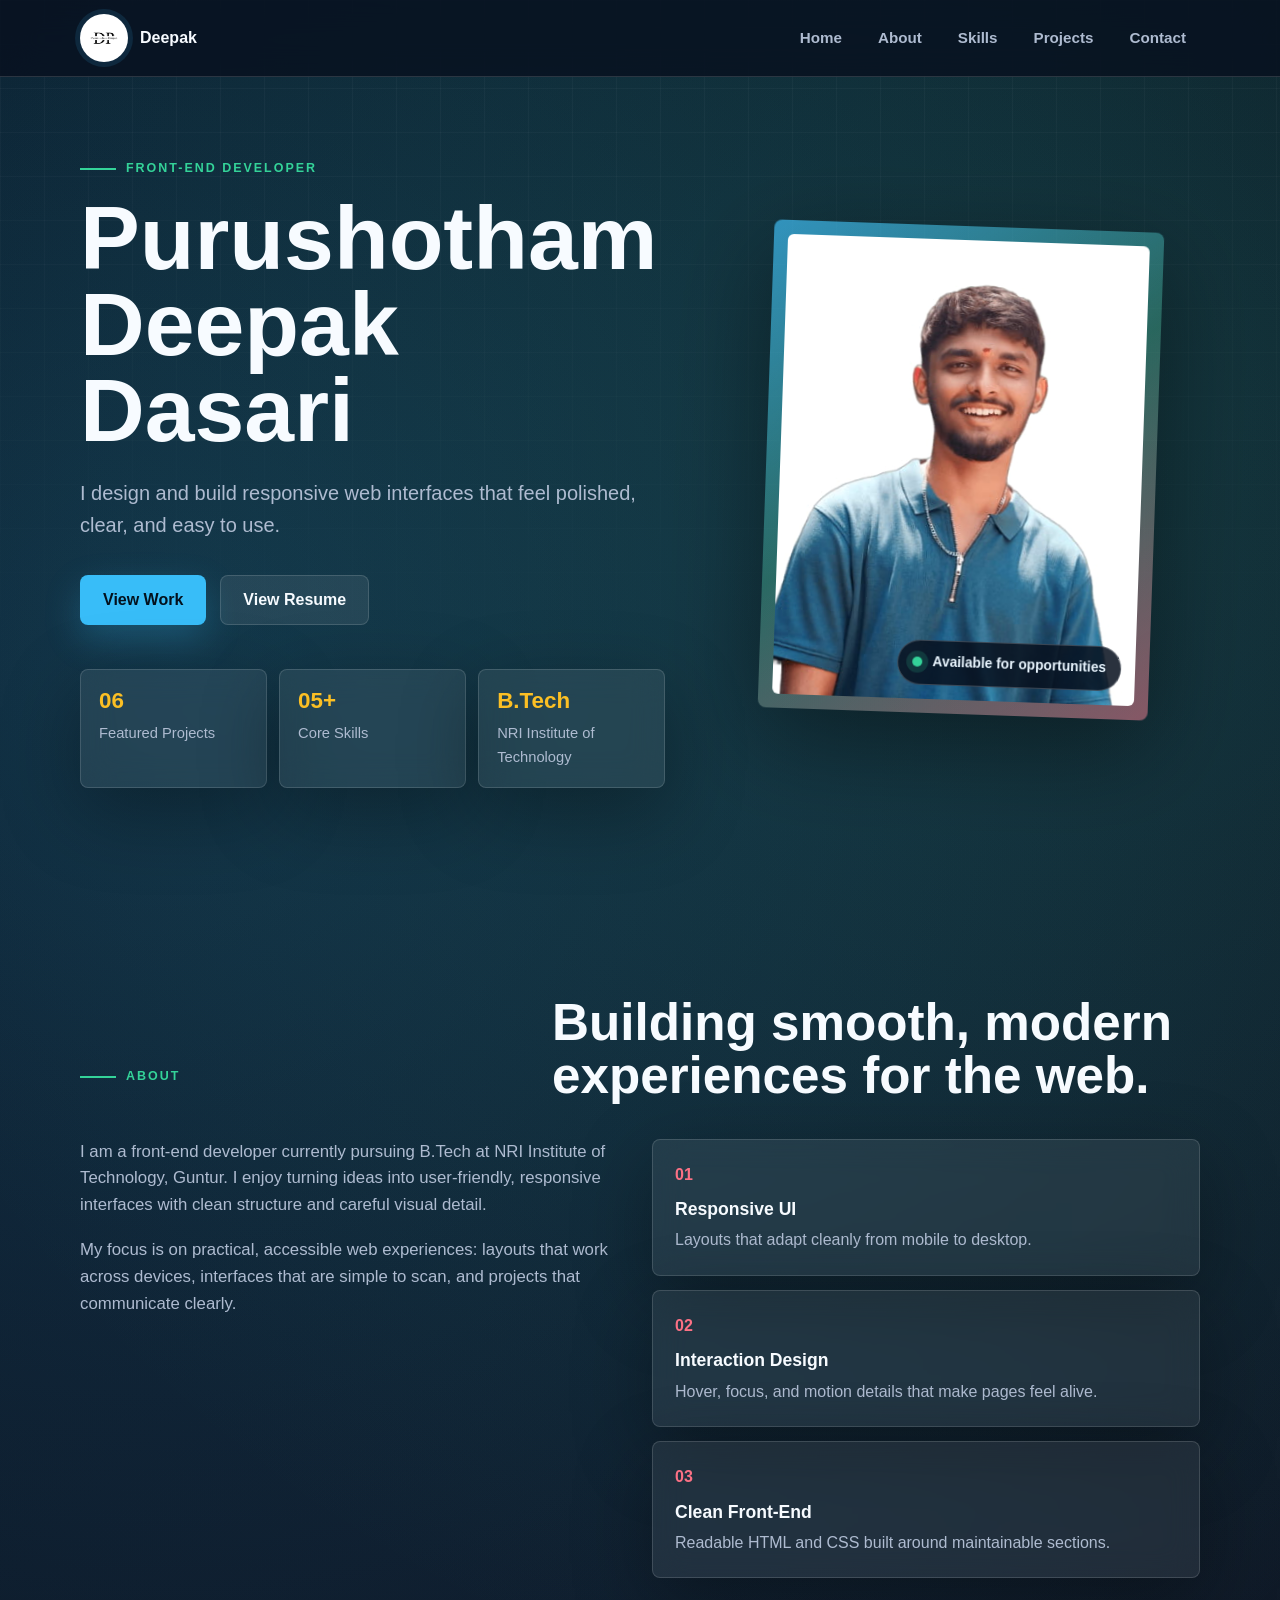
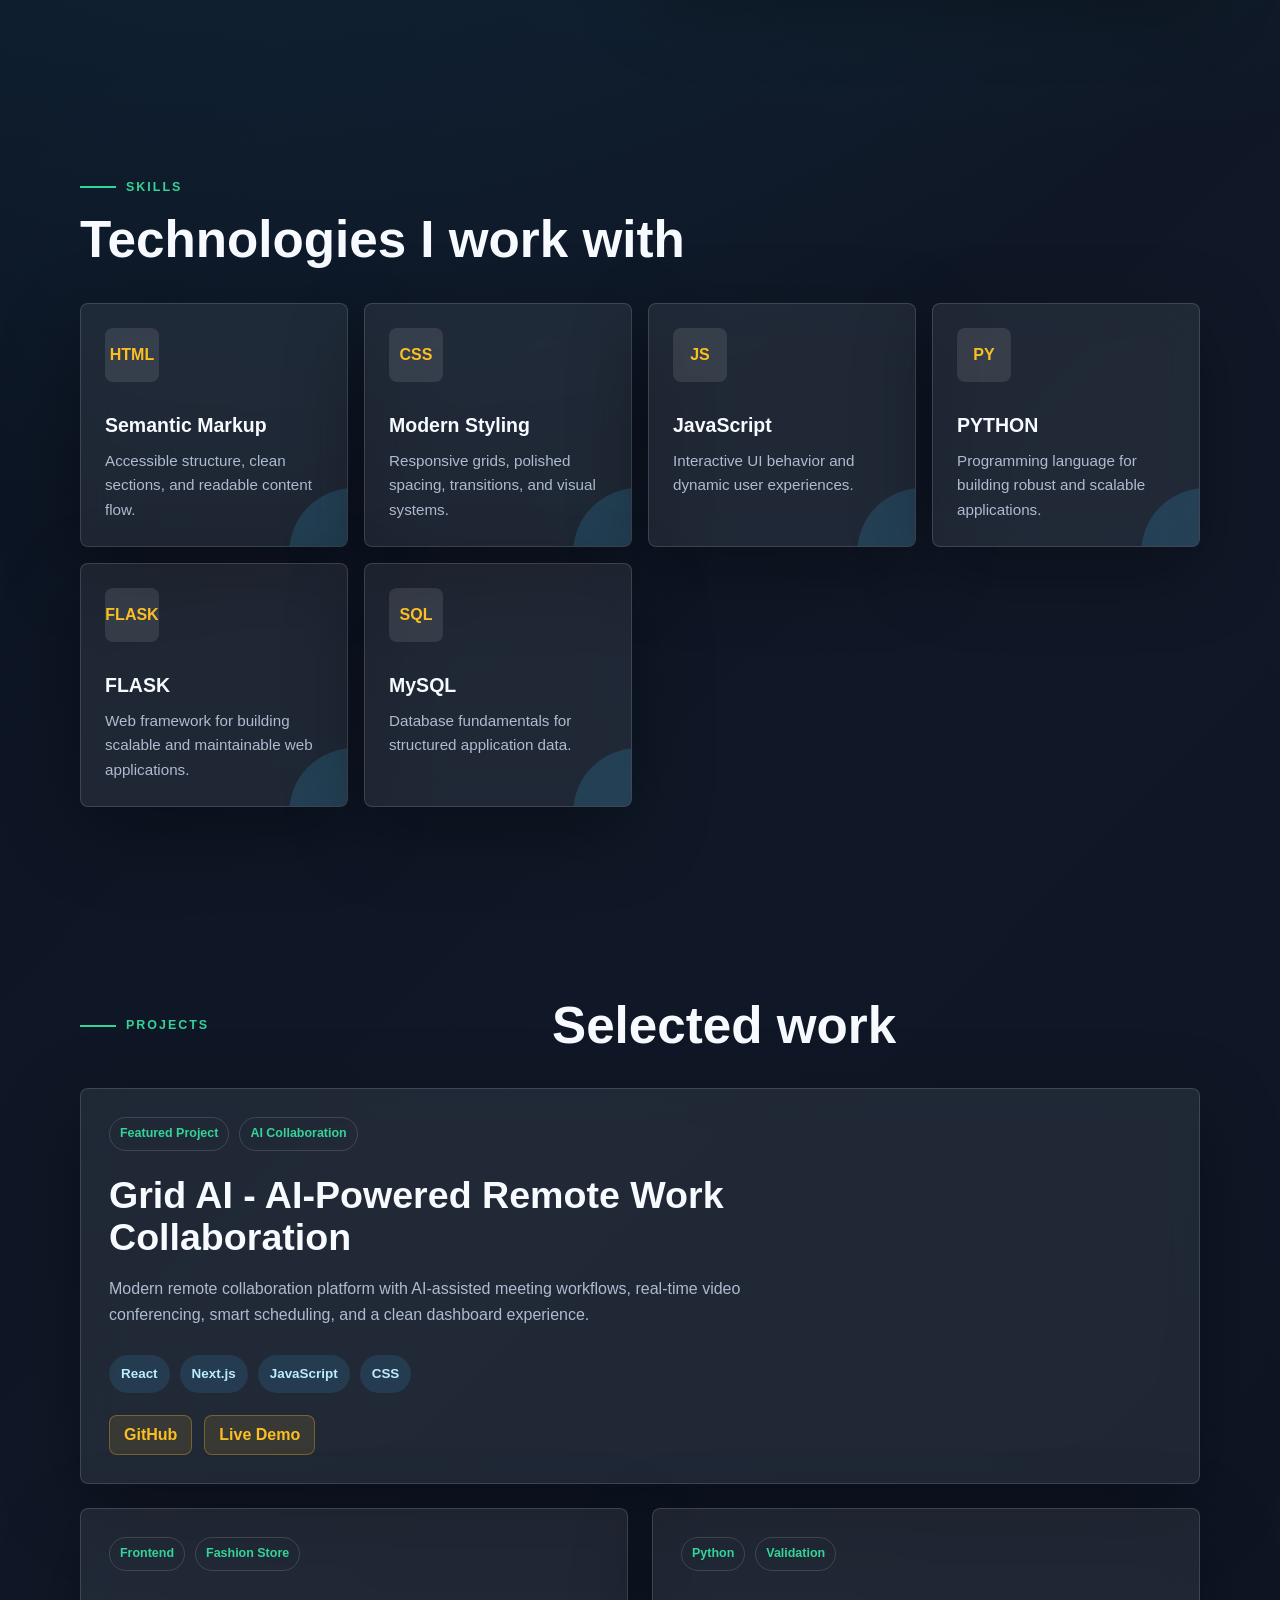
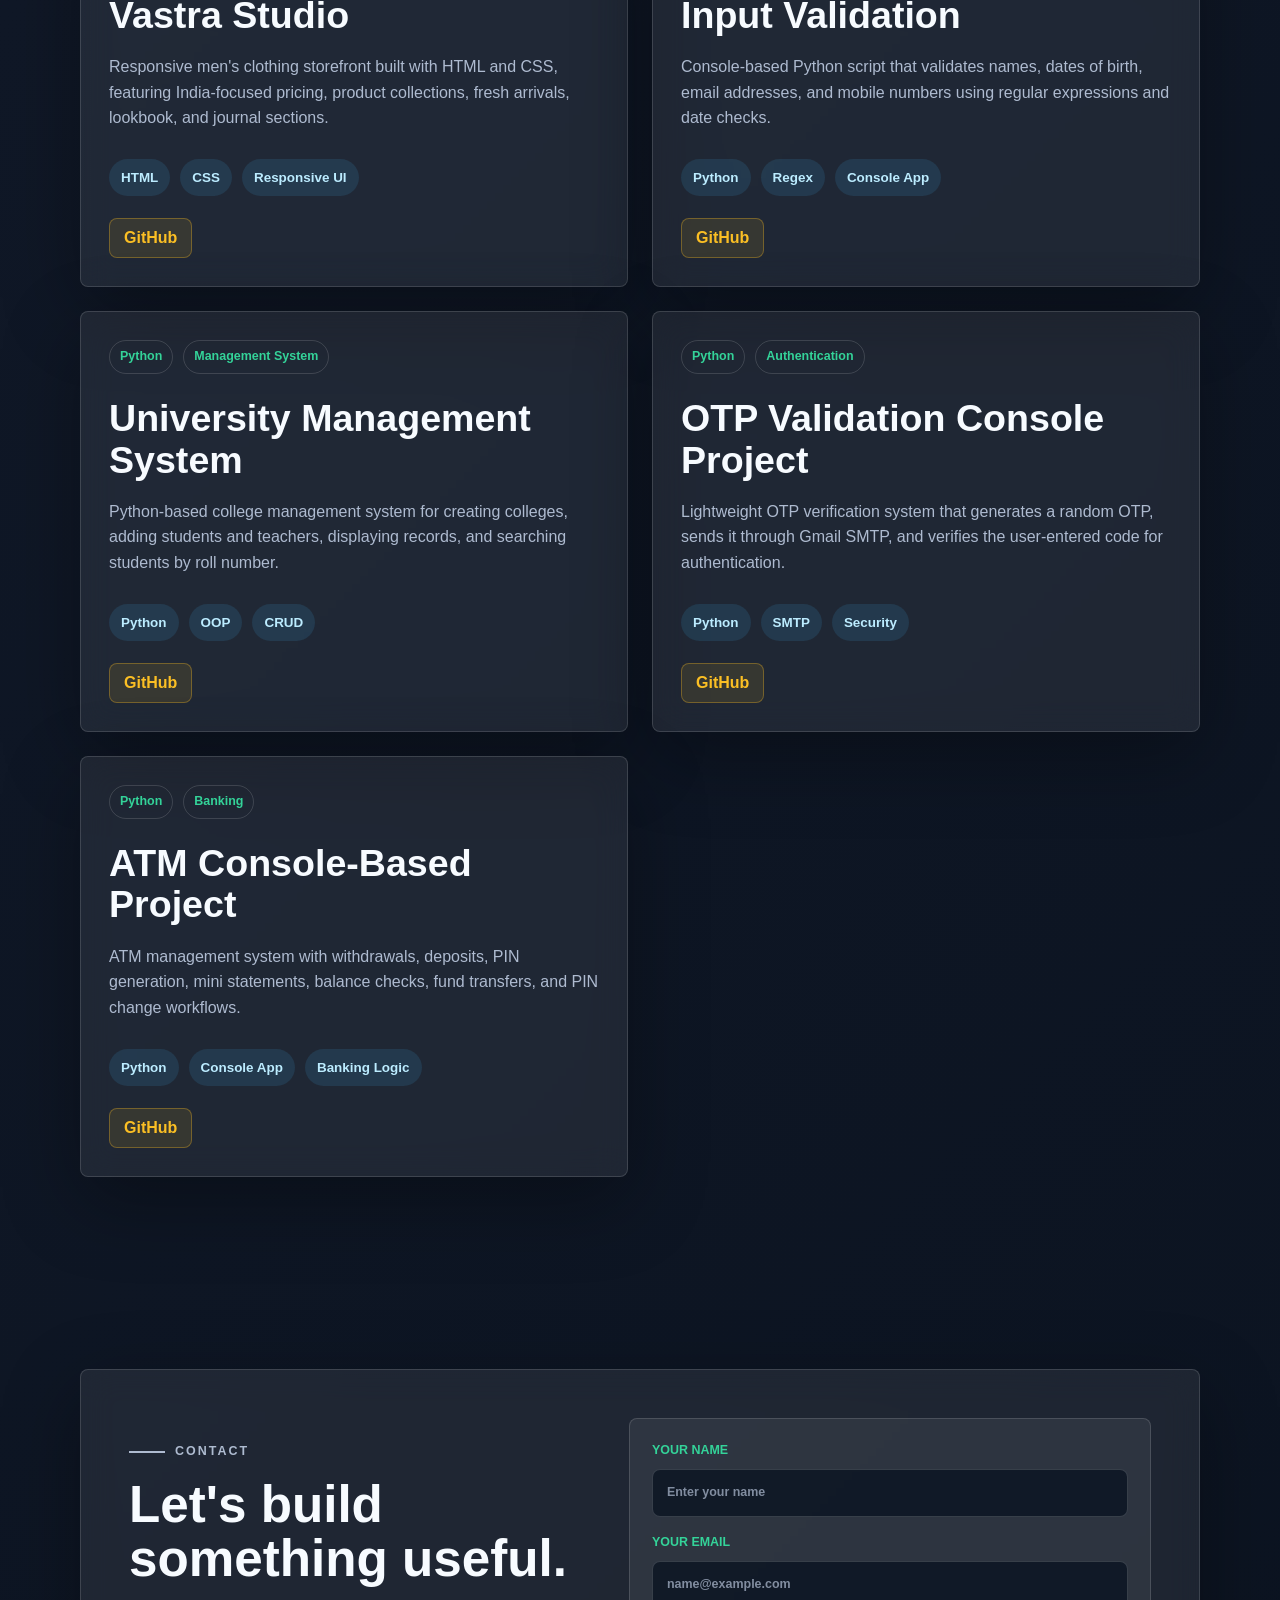
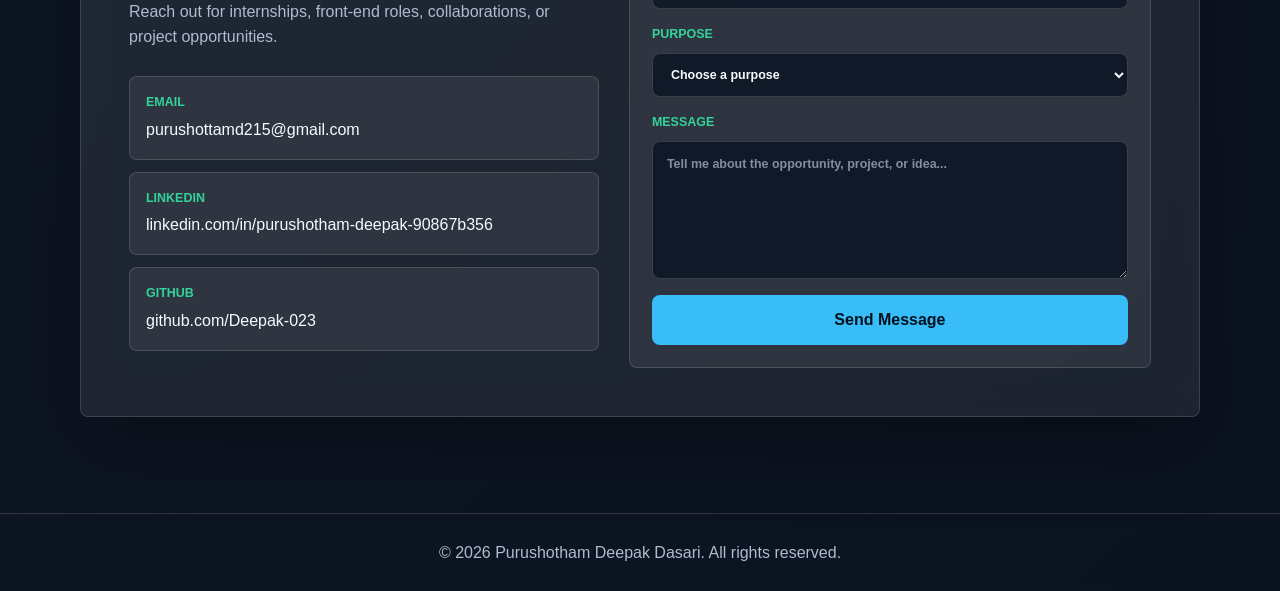
<file: index.html>
<!DOCTYPE html>
<html lang="en">
<head>
    <meta charset="UTF-8">
    <meta name="viewport" content="width=device-width, initial-scale=1.0">
    <title>Purushotham Deepak Dasari | Front-End Developer</title>
    <meta name="description" content="Professional portfolio of Purushotham Deepak Dasari, a front-end developer focused on responsive, interactive web experiences.">
    <link rel="stylesheet" href="style.css">
</head>
<body>
    <header class="site-header">
        <nav class="navbar" aria-label="Primary navigation">
            <a class="brand" href="#home" aria-label="Purushotham Deepak Dasari home">
                <img src="Assets/DP.png" alt="">
                <span>Deepak</span>
            </a>

            <input type="checkbox" id="menu-toggle" class="menu-toggle" aria-label="Toggle navigation">
            <label class="menu-button" for="menu-toggle" aria-hidden="true">
                <span></span>
                <span></span>
                <span></span>
            </label>

            <ul class="nav-links">
                <li><a href="#home">Home</a></li>
                <li><a href="#about">About</a></li>
                <li><a href="#skills">Skills</a></li>
                <li><a href="#projects">Projects</a></li>
                <li><a href="#contact">Contact</a></li>
            </ul>
        </nav>
    </header>

    <main>
        <section class="hero section-band" id="home">
            <div class="hero-copy">
                <p class="eyebrow">Front-End Developer</p>
                <h1>Purushotham Deepak Dasari</h1>
                <p class="hero-role">
                    I design and build responsive web interfaces that feel polished,
                    clear, and easy to use.
                </p>

                <div class="hero-actions" aria-label="Primary actions">
                    <a class="button button-primary" href="#projects">View Work</a>
                    <a class="button button-secondary" href="resume/Purushotham_Deepak_Resume.pdf" target="_blank" rel="noreferrer">View Resume</a>
                </div>

                <div class="quick-stats" aria-label="Portfolio highlights">
                    <article>
                        <strong>06</strong>
                        <span>Featured Projects</span>
                    </article>
                    <article>
                        <strong>05+</strong>
                        <span>Core Skills</span>
                    </article>
                    <article>
                        <strong>B.Tech</strong>
                        <span>NRI Institute of Technology</span>
                    </article>
                </div>
            </div>

            <div class="hero-visual" aria-label="Profile image">
                <div class="profile-card">
                    <img src="Assets/profile-photo.jpeg" alt="Portrait of Purushotham Deepak Dasari">
                    <div class="availability">
                        <span></span>
                        Available for opportunities
                    </div>
                </div>
            </div>
        </section>

        <section class="about section-band" id="about">
            <div class="section-heading">
                <p class="eyebrow">About</p>
                <h2>Building smooth, modern experiences for the web.</h2>
            </div>

            <div class="about-grid">
                <div class="about-text">
                    <p>
                        I am a front-end developer currently pursuing B.Tech at NRI Institute
                        of Technology, Guntur. I enjoy turning ideas into user-friendly,
                        responsive interfaces with clean structure and careful visual detail.
                    </p>
                    <p>
                        My focus is on practical, accessible web experiences: layouts that
                        work across devices, interfaces that are simple to scan, and projects
                        that communicate clearly.
                    </p>
                </div>

                <div class="focus-list" aria-label="Professional focus areas">
                    <article>
                        <span>01</span>
                        <h3>Responsive UI</h3>
                        <p>Layouts that adapt cleanly from mobile to desktop.</p>
                    </article>
                    <article>
                        <span>02</span>
                        <h3>Interaction Design</h3>
                        <p>Hover, focus, and motion details that make pages feel alive.</p>
                    </article>
                    <article>
                        <span>03</span>
                        <h3>Clean Front-End</h3>
                        <p>Readable HTML and CSS built around maintainable sections.</p>
                    </article>
                </div>
            </div>
        </section>

        <section class="skills section-band" id="skills">
            <div class="section-heading compact">
                <p class="eyebrow">Skills</p>
                <h2>Technologies I work with</h2>
            </div>

            <div class="skills-grid">
                <article class="skill-card">
                    <span>HTML</span>
                    <h3>Semantic Markup</h3>
                    <p>Accessible structure, clean sections, and readable content flow.</p>
                </article>
                <article class="skill-card">
                    <span>CSS</span>
                    <h3>Modern Styling</h3>
                    <p>Responsive grids, polished spacing, transitions, and visual systems.</p>
                </article>
                <article class="skill-card">
                    <span>JS</span>
                    <h3>JavaScript</h3>
                    <p>Interactive UI behavior and dynamic user experiences.</p>
                </article>
                 <article class="skill-card">
                    <span>PY</span>
                    <h3>PYTHON</h3>
                    <p>Programming language for building robust and scalable applications.</p>
                </article>
                 <article class="skill-card">
                    <span>FLASK</span>
                    <h3>FLASK</h3>
                    <p>Web framework for building scalable and maintainable web applications.</p>
                </article>
                <article class="skill-card">
                    <span>SQL</span>
                    <h3>MySQL</h3>
                    <p>Database fundamentals for structured application data.</p>
                </article>
            </div>
        </section>

        <section class="projects section-band" id="projects">
            <div class="section-heading">
                <p class="eyebrow">Projects</p>
                <h2>Selected work</h2>
            </div>

            <div class="project-grid">
                <article class="project-card featured">
                    <div class="project-meta">
                        <span>Featured Project</span>
                        <span>AI Collaboration</span>
                    </div>
                    <h3>Grid AI - AI-Powered Remote Work Collaboration</h3>
                    <p>
                        Modern remote collaboration platform with AI-assisted meeting workflows,
                        real-time video conferencing, smart scheduling, and a clean dashboard
                        experience.
                    </p>
                    <div class="project-tags">
                        <span>React</span>
                        <span>Next.js</span>
                        <span>JavaScript</span>
                        <span>CSS</span>
                    </div>
                    <div class="project-actions">
                        <a href="https://github.com/Gayathri-Thummuru/AiPoweredPlatform" target="_blank" rel="noreferrer">GitHub</a>
                        <a href="https://remote-work-collaboration-masl.vercel.app/" target="_blank" rel="noreferrer">Live Demo</a>
                    </div>
                </article>

                <article class="project-card">
                    <div class="project-meta">
                        <span>Frontend</span>
                        <span>Fashion Store</span>
                    </div>
                    <h3>Vastra Studio</h3>
                    <p>
                        Responsive men's clothing storefront built with HTML and CSS, featuring
                        India-focused pricing, product collections, fresh arrivals, lookbook, and
                        journal sections.
                    </p>
                    <div class="project-tags">
                        <span>HTML</span>
                        <span>CSS</span>
                        <span>Responsive UI</span>
                    </div>
                    <div class="project-actions">
                        <a href="https://github.com/Deepak-023/VASTRA-STUDIO" target="_blank" rel="noreferrer">GitHub</a>
                    </div>
                </article>

                <article class="project-card">
                    <div class="project-meta">
                        <span>Python</span>
                        <span>Validation</span>
                    </div>
                    <h3>Input Validation</h3>
                    <p>
                        Console-based Python script that validates names, dates of birth, email
                        addresses, and mobile numbers using regular expressions and date checks.
                    </p>
                    <div class="project-tags">
                        <span>Python</span>
                        <span>Regex</span>
                        <span>Console App</span>
                    </div>
                    <div class="project-actions">
                        <a href="https://github.com/Deepak-023/INPUT-VALIDATION" target="_blank" rel="noreferrer">GitHub</a>
                    </div>
                </article>

                <article class="project-card">
                    <div class="project-meta">
                        <span>Python</span>
                        <span>Management System</span>
                    </div>
                    <h3>University Management System</h3>
                    <p>
                        Python-based college management system for creating colleges, adding
                        students and teachers, displaying records, and searching students by roll
                        number.
                    </p>
                    <div class="project-tags">
                        <span>Python</span>
                        <span>OOP</span>
                        <span>CRUD</span>
                    </div>
                    <div class="project-actions">
                        <a href="https://github.com/Deepak-023/UNIVERSITY-MANAGEMENT-SYSTEM" target="_blank" rel="noreferrer">GitHub</a>
                    </div>
                </article>

                <article class="project-card">
                    <div class="project-meta">
                        <span>Python</span>
                        <span>Authentication</span>
                    </div>
                    <h3>OTP Validation Console Project</h3>
                    <p>
                        Lightweight OTP verification system that generates a random OTP, sends it
                        through Gmail SMTP, and verifies the user-entered code for authentication.
                    </p>
                    <div class="project-tags">
                        <span>Python</span>
                        <span>SMTP</span>
                        <span>Security</span>
                    </div>
                    <div class="project-actions">
                        <a href="https://github.com/Deepak-023/OTP-Validation-Console-Based-project" target="_blank" rel="noreferrer">GitHub</a>
                    </div>
                </article>

                <article class="project-card">
                    <div class="project-meta">
                        <span>Python</span>
                        <span>Banking</span>
                    </div>
                    <h3>ATM Console-Based Project</h3>
                    <p>
                        ATM management system with withdrawals, deposits, PIN generation, mini
                        statements, balance checks, fund transfers, and PIN change workflows.
                    </p>
                    <div class="project-tags">
                        <span>Python</span>
                        <span>Console App</span>
                        <span>Banking Logic</span>
                    </div>
                    <div class="project-actions">
                        <a href="https://github.com/Deepak-023/ATM-CONSOLE-BASED-PROJECT" target="_blank" rel="noreferrer">GitHub</a>
                    </div>
                </article>
            </div>
        </section>

        <section class="contact section-band" id="contact">
            <div class="contact-panel">
                <div class="contact-copy">
                    <p class="eyebrow">Contact</p>
                    <h2>Let's build something useful.</h2>
                    <p>
                        Reach out for internships, front-end roles, collaborations, or project
                        opportunities.
                    </p>

                    <div class="contact-links">
                        <a href="mailto:purushottamd215@gmail.com">
                            <span>Email</span>
                            purushottamd215@gmail.com
                        </a>
                        <a href="https://www.linkedin.com/in/purushotham-deepak-90867b356" target="_blank" rel="noreferrer">
                            <span>LinkedIn</span>
                            linkedin.com/in/purushotham-deepak-90867b356
                        </a>
                        <a href="https://github.com/Deepak-023" target="_blank" rel="noreferrer">
                            <span>GitHub</span>
                            github.com/Deepak-023
                        </a>
                    </div>
                </div>

                <form class="message-form" action="https://api.web3forms.com/submit" method="POST">
                    <input type="hidden" name="access_key" value="6539828f-be58-48ce-ac4b-a2591dff46a5">
                    <input type="hidden" name="subject" value="New message from portfolio">
                    <input type="hidden" name="from_name" value="Portfolio Contact Form">
                    <input type="hidden" name="redirect" value="thanks.html">
                    <label>
                        Your Name
                        <input type="text" name="Name" placeholder="Enter your name" required>
                    </label>

                    <label>
                        Your Email
                        <input type="email" name="Email" placeholder="name@example.com" required>
                    </label>

                    <label>
                        Purpose
                        <select name="Purpose" required>
                            <option value="">Choose a purpose</option>
                            <option value="Let's work together">Let's work together</option>
                            <option value="Internship opportunity">Internship opportunity</option>
                            <option value="Project collaboration">Project collaboration</option>
                            <option value="Frontend developer role">Frontend developer role</option>
                            <option value="General message">General message</option>
                        </select>
                    </label>

                    <label>
                        Message
                        <textarea name="Message" rows="5" placeholder="Tell me about the opportunity, project, or idea..." required></textarea>
                    </label>

                    <button type="submit">Send Message</button>
                </form>
            </div>
        </section>
    </main>

    <footer class="site-footer">
        <p>&copy; 2026 Purushotham Deepak Dasari. All rights reserved.</p>
    </footer>
</body>
</html>
</file>
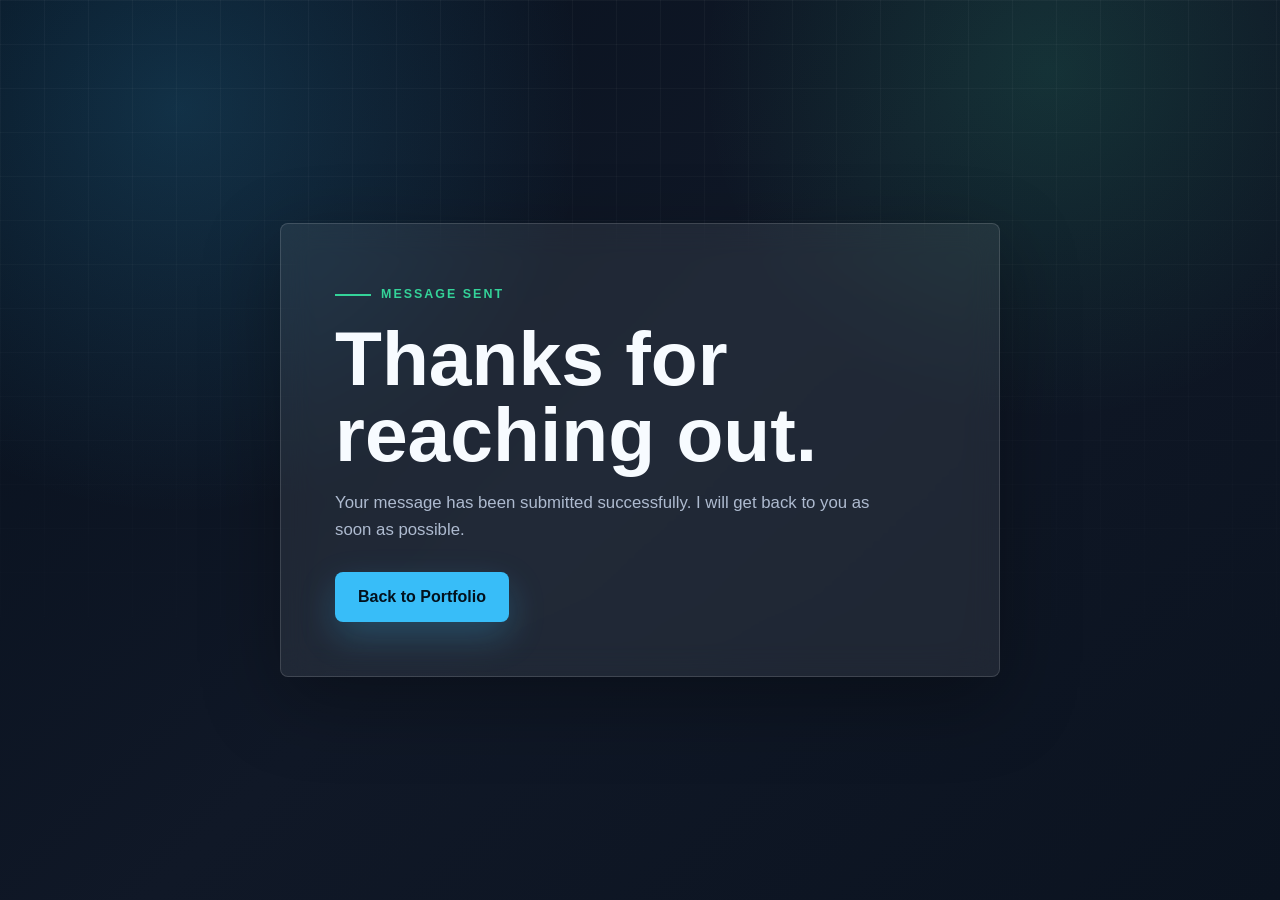
<file: thanks.html>
<!DOCTYPE html>
<html lang="en">
<head>
    <meta charset="UTF-8">
    <meta name="viewport" content="width=device-width, initial-scale=1.0">
    <title>Message Sent | Purushotham Deepak Dasari</title>
    <link rel="stylesheet" href="style.css">
</head>
<body>
    <main class="thanks-page">
        <section class="thanks-panel">
            <p class="eyebrow">Message Sent</p>
            <h1>Thanks for reaching out.</h1>
            <p>
                Your message has been submitted successfully. I will get back to you
                as soon as possible.
            </p>
            <a class="button button-primary" href="index.html#contact">Back to Portfolio</a>
        </section>
    </main>
</body>
</html>
</file>
<file: style.css>
:root {
    --bg: #08111f;
    --bg-soft: #101c2e;
    --panel: rgba(255, 255, 255, 0.075);
    --panel-strong: rgba(255, 255, 255, 0.12);
    --text: #f7fbff;
    --muted: #aebbd0;
    --line: rgba(255, 255, 255, 0.14);
    --blue: #38bdf8;
    --green: #34d399;
    --gold: #fbbf24;
    --coral: #fb7185;
    --shadow: 0 24px 80px rgba(0, 0, 0, 0.32);
}

* {
    box-sizing: border-box;
    margin: 0;
    padding: 0;
}

html {
    scroll-behavior: smooth;
}

body {
    min-height: 100vh;
    background:
        radial-gradient(circle at 14% 12%, rgba(56, 189, 248, 0.18), transparent 30%),
        radial-gradient(circle at 82% 8%, rgba(52, 211, 153, 0.14), transparent 26%),
        linear-gradient(135deg, #07101d 0%, #101827 48%, #0b1320 100%);
    color: var(--text);
    font-family: Arial, Helvetica, sans-serif;
    line-height: 1.6;
    overflow-x: hidden;
}

body::before {
    content: "";
    position: fixed;
    inset: 0;
    pointer-events: none;
    background-image:
        linear-gradient(rgba(255, 255, 255, 0.035) 1px, transparent 1px),
        linear-gradient(90deg, rgba(255, 255, 255, 0.035) 1px, transparent 1px);
    background-size: 44px 44px;
    mask-image: linear-gradient(to bottom, black, transparent 82%);
}

a {
    color: inherit;
}

img {
    display: block;
    max-width: 100%;
}

.site-header {
    position: fixed;
    top: 0;
    left: 0;
    z-index: 20;
    width: 100%;
    border-bottom: 1px solid var(--line);
    background: rgba(8, 17, 31, 0.82);
    backdrop-filter: blur(18px);
}

.navbar {
    width: min(1120px, calc(100% - 40px));
    min-height: 76px;
    margin: 0 auto;
    display: flex;
    align-items: center;
    justify-content: space-between;
    gap: 24px;
}

.brand {
    display: inline-flex;
    align-items: center;
    gap: 12px;
    font-weight: 800;
    text-decoration: none;
    letter-spacing: 0;
}

.brand img {
    width: 48px;
    height: 48px;
    object-fit: contain;
    border-radius: 50%;
    background: #fff;
    box-shadow: 0 0 0 5px rgba(56, 189, 248, 0.12);
    transition: transform 0.25s ease, box-shadow 0.25s ease;
}

.brand:hover img {
    transform: rotate(-4deg) scale(1.06);
    box-shadow: 0 0 0 8px rgba(52, 211, 153, 0.14);
}

.nav-links {
    display: flex;
    align-items: center;
    gap: 8px;
    list-style: none;
}

.nav-links a {
    display: inline-flex;
    min-height: 40px;
    align-items: center;
    padding: 0 14px;
    border-radius: 999px;
    color: var(--muted);
    font-size: 0.95rem;
    font-weight: 700;
    text-decoration: none;
    transition: background 0.2s ease, color 0.2s ease, transform 0.2s ease;
}

.nav-links a:hover,
.nav-links a:focus-visible {
    background: rgba(255, 255, 255, 0.1);
    color: var(--text);
    transform: translateY(-2px);
    outline: none;
}

.menu-toggle,
.menu-button {
    display: none;
}

.section-band {
    position: relative;
    width: min(1120px, calc(100% - 40px));
    margin: 0 auto;
    padding: 96px 0;
}

.hero {
    min-height: 100vh;
    display: grid;
    grid-template-columns: minmax(0, 1.1fr) minmax(300px, 0.9fr);
    align-items: center;
    gap: 56px;
    padding-top: 136px;
}

.eyebrow {
    display: inline-flex;
    width: fit-content;
    align-items: center;
    gap: 10px;
    margin-bottom: 16px;
    color: var(--green);
    font-size: 0.78rem;
    font-weight: 800;
    letter-spacing: 0.16em;
    text-transform: uppercase;
}

.eyebrow::before {
    content: "";
    width: 36px;
    height: 2px;
    background: currentColor;
}

.hero h1,
.section-heading h2,
.contact-panel h2 {
    max-width: 780px;
    font-size: clamp(2.6rem, 7vw, 5.7rem);
    line-height: 0.96;
    letter-spacing: 0;
}

.hero h1 {
    margin-bottom: 24px;
}

.hero-role {
    max-width: 620px;
    color: var(--muted);
    font-size: clamp(1.05rem, 2vw, 1.25rem);
}

.hero-actions {
    display: flex;
    flex-wrap: wrap;
    gap: 14px;
    margin-top: 34px;
}

.button {
    display: inline-flex;
    min-height: 50px;
    align-items: center;
    justify-content: center;
    border: 1px solid transparent;
    border-radius: 8px;
    padding: 0 22px;
    font-weight: 800;
    text-decoration: none;
    transition: transform 0.2s ease, box-shadow 0.2s ease, background 0.2s ease;
}

.button:hover,
.button:focus-visible {
    transform: translateY(-3px);
    outline: none;
}

.button-primary {
    background: var(--blue);
    color: #03111d;
    box-shadow: 0 14px 36px rgba(56, 189, 248, 0.24);
}

.button-secondary {
    border-color: var(--line);
    background: rgba(255, 255, 255, 0.08);
    color: var(--text);
}

.button-secondary:hover {
    background: rgba(255, 255, 255, 0.14);
}

.quick-stats {
    display: grid;
    grid-template-columns: repeat(3, minmax(0, 1fr));
    gap: 12px;
    margin-top: 44px;
}

.quick-stats article,
.skill-card,
.project-card,
.project-side,
.focus-list article,
.contact-panel {
    border: 1px solid var(--line);
    background: var(--panel);
    backdrop-filter: blur(16px);
    box-shadow: var(--shadow);
}

.quick-stats article {
    min-height: 104px;
    border-radius: 8px;
    padding: 18px;
    transition: transform 0.2s ease, background 0.2s ease;
}

.quick-stats article:hover {
    transform: translateY(-5px);
    background: var(--panel-strong);
}

.quick-stats strong {
    display: block;
    color: var(--gold);
    font-size: 1.4rem;
    line-height: 1.2;
}

.quick-stats span {
    display: block;
    margin-top: 8px;
    color: var(--muted);
    font-size: 0.92rem;
}

.hero-visual {
    display: flex;
    justify-content: center;
}

.profile-card {
    position: relative;
    width: min(390px, 100%);
    aspect-ratio: 4 / 5;
    border-radius: 8px;
    padding: 14px;
    background:
        linear-gradient(145deg, rgba(56, 189, 248, 0.65), rgba(52, 211, 153, 0.24) 48%, rgba(251, 113, 133, 0.45)),
        rgba(255, 255, 255, 0.08);
    box-shadow: 0 30px 100px rgba(0, 0, 0, 0.42);
    transform: rotate(2deg);
    transition: transform 0.3s ease;
}

.profile-card:hover {
    transform: rotate(0deg) translateY(-8px);
}

.profile-card img {
    width: 100%;
    height: 100%;
    border-radius: 6px;
    object-fit: cover;
    filter: saturate(1.05) contrast(1.02);
}

.availability {
    position: absolute;
    right: 28px;
    bottom: 28px;
    display: inline-flex;
    align-items: center;
    gap: 10px;
    max-width: calc(100% - 56px);
    border: 1px solid rgba(255, 255, 255, 0.2);
    border-radius: 999px;
    padding: 10px 14px;
    background: rgba(8, 17, 31, 0.86);
    color: #eaf6ff;
    font-size: 0.86rem;
    font-weight: 800;
}

.availability span {
    width: 10px;
    height: 10px;
    border-radius: 50%;
    background: var(--green);
    box-shadow: 0 0 0 6px rgba(52, 211, 153, 0.16);
}

.section-heading {
    display: grid;
    grid-template-columns: minmax(260px, 0.8fr) minmax(0, 1.2fr);
    align-items: end;
    gap: 40px;
    margin-bottom: 36px;
}

.section-heading.compact {
    display: block;
    max-width: 680px;
}

.section-heading h2,
.contact-panel h2 {
    font-size: clamp(2rem, 4vw, 3.6rem);
    line-height: 1.04;
}

.about-grid,
.project-grid {
    display: grid;
    grid-template-columns: repeat(2, minmax(0, 1fr));
    gap: 24px;
}

.about-text {
    color: var(--muted);
    font-size: 1.05rem;
}

.about-text p + p {
    margin-top: 18px;
}

.focus-list {
    display: grid;
    gap: 14px;
}

.focus-list article {
    border-radius: 8px;
    padding: 22px;
    transition: transform 0.2s ease, border-color 0.2s ease;
}

.focus-list article:hover {
    transform: translateX(8px);
    border-color: rgba(52, 211, 153, 0.38);
}

.focus-list span {
    color: var(--coral);
    font-weight: 900;
}

.focus-list h3 {
    margin: 8px 0 4px;
    font-size: 1.1rem;
}

.focus-list p,
.project-card p,
.project-side p,
.contact-panel p {
    color: var(--muted);
}

.skills-grid {
    display: grid;
    grid-template-columns: repeat(4, minmax(0, 1fr));
    gap: 16px;
    margin-top: 32px;
}

.skill-card {
    min-height: 230px;
    border-radius: 8px;
    padding: 24px;
    overflow: hidden;
    position: relative;
    transition: transform 0.25s ease, border-color 0.25s ease, background 0.25s ease;
}

.skill-card::after {
    content: "";
    position: absolute;
    width: 130px;
    height: 130px;
    right: -72px;
    bottom: -72px;
    border-radius: 50%;
    background: var(--blue);
    opacity: 0.16;
    transition: transform 0.25s ease, opacity 0.25s ease;
}

.skill-card:hover {
    transform: translateY(-9px);
    border-color: rgba(56, 189, 248, 0.42);
    background: var(--panel-strong);
}

.skill-card:hover::after {
    transform: scale(1.5);
    opacity: 0.24;
}

.skill-card span {
    display: inline-flex;
    min-width: 54px;
    min-height: 54px;
    align-items: center;
    justify-content: center;
    border-radius: 8px;
    background: rgba(255, 255, 255, 0.1);
    color: var(--gold);
    font-weight: 900;
}

.skill-card h3 {
    margin: 28px 0 8px;
    font-size: 1.22rem;
}

.skill-card p {
    color: var(--muted);
    font-size: 0.95rem;
}

.project-grid {
    align-items: stretch;
}

.project-card {
    border-radius: 8px;
    padding: 28px;
}

.project-card {
    min-height: 330px;
    display: flex;
    flex-direction: column;
    transition: transform 0.25s ease, border-color 0.25s ease;
}

.project-card.featured {
    grid-column: span 2;
    min-height: 360px;
}

.project-card:hover {
    transform: translateY(-8px);
    border-color: rgba(251, 191, 36, 0.42);
}

.project-meta {
    display: flex;
    flex-wrap: wrap;
    gap: 10px;
    margin-bottom: 24px;
}

.project-meta span {
    border: 1px solid var(--line);
    border-radius: 999px;
    padding: 6px 10px;
    color: var(--green);
    font-size: 0.78rem;
    font-weight: 800;
}

.project-card h3,
.project-side h3 {
    max-width: 720px;
    font-size: clamp(1.55rem, 3vw, 2.35rem);
    line-height: 1.1;
}

.project-card p {
    margin-top: 18px;
    max-width: 720px;
}

.project-tags {
    display: flex;
    flex-wrap: wrap;
    gap: 10px;
    margin-top: auto;
    padding-top: 28px;
}

.project-tags span {
    border-radius: 999px;
    padding: 8px 12px;
    background: rgba(56, 189, 248, 0.12);
    color: #bcecff;
    font-size: 0.84rem;
    font-weight: 800;
}

.project-actions {
    display: flex;
    flex-wrap: wrap;
    gap: 12px;
    margin-top: 22px;
}

.project-actions a {
    display: inline-flex;
    min-height: 40px;
    align-items: center;
    justify-content: center;
    border: 1px solid rgba(251, 191, 36, 0.32);
    border-radius: 8px;
    padding: 0 14px;
    background: rgba(251, 191, 36, 0.1);
    color: var(--gold);
    font-weight: 900;
    text-decoration: none;
    transition: transform 0.2s ease, background 0.2s ease;
}

.project-actions a:hover,
.project-actions a:focus-visible {
    transform: translateY(-2px);
    background: rgba(251, 191, 36, 0.16);
    outline: none;
}

.contact-panel {
    display: grid;
    grid-template-columns: minmax(0, 0.9fr) minmax(320px, 1fr);
    gap: 30px;
    align-items: center;
    border-radius: 8px;
    padding: clamp(26px, 5vw, 48px);
}

.contact-panel h2 {
    margin-bottom: 14px;
}

.contact-copy {
    min-width: 0;
}

.contact-links {
    display: grid;
    gap: 12px;
    margin-top: 26px;
}

.contact-links a {
    display: block;
    min-width: 0;
    border: 1px solid var(--line);
    border-radius: 8px;
    padding: 16px;
    background: rgba(255, 255, 255, 0.07);
    color: var(--text);
    text-decoration: none;
    word-break: break-word;
    transition: transform 0.2s ease, border-color 0.2s ease, background 0.2s ease;
}

.contact-links a:hover,
.contact-links a:focus-visible {
    transform: translateX(6px);
    border-color: rgba(56, 189, 248, 0.45);
    background: rgba(56, 189, 248, 0.12);
    outline: none;
}

.contact-links span {
    display: block;
    margin-bottom: 4px;
    color: var(--green);
    font-size: 0.78rem;
    font-weight: 900;
    text-transform: uppercase;
}

.message-form {
    display: grid;
    gap: 16px;
    border: 1px solid var(--line);
    border-radius: 8px;
    padding: 22px;
    background: rgba(255, 255, 255, 0.07);
}

.message-form label {
    display: grid;
    gap: 8px;
    color: var(--green);
    font-size: 0.78rem;
    font-weight: 900;
    text-transform: uppercase;
}

.message-form input,
.message-form select,
.message-form textarea {
    width: 100%;
    border: 1px solid rgba(255, 255, 255, 0.16);
    border-radius: 8px;
    padding: 13px 14px;
    background: rgba(8, 17, 31, 0.72);
    color: var(--text);
    font: inherit;
    outline: none;
    transition: border-color 0.2s ease, box-shadow 0.2s ease, background 0.2s ease;
}

.message-form textarea {
    min-height: 138px;
    resize: vertical;
}

.message-form input::placeholder,
.message-form textarea::placeholder {
    color: rgba(174, 187, 208, 0.72);
}

.message-form input:focus,
.message-form select:focus,
.message-form textarea:focus {
    border-color: rgba(56, 189, 248, 0.68);
    background: rgba(8, 17, 31, 0.92);
    box-shadow: 0 0 0 4px rgba(56, 189, 248, 0.12);
}

.message-form button {
    min-height: 50px;
    border: 0;
    border-radius: 8px;
    background: var(--blue);
    color: #03111d;
    cursor: pointer;
    font: inherit;
    font-weight: 900;
    transition: transform 0.2s ease, box-shadow 0.2s ease;
}

.message-form button:hover,
.message-form button:focus-visible {
    transform: translateY(-3px);
    box-shadow: 0 14px 36px rgba(56, 189, 248, 0.22);
    outline: none;
}

.site-footer {
    border-top: 1px solid var(--line);
    padding: 26px 20px;
    color: var(--muted);
    text-align: center;
}

.thanks-page {
    min-height: 100vh;
    display: grid;
    place-items: center;
    padding: 32px 20px;
}

.thanks-panel {
    width: min(720px, 100%);
    border: 1px solid var(--line);
    border-radius: 8px;
    padding: clamp(28px, 6vw, 54px);
    background: var(--panel);
    box-shadow: var(--shadow);
    backdrop-filter: blur(16px);
}

.thanks-panel h1 {
    margin-bottom: 18px;
    font-size: clamp(2.2rem, 6vw, 4.8rem);
    line-height: 0.98;
}

.thanks-panel p:not(.eyebrow) {
    max-width: 560px;
    margin-bottom: 28px;
    color: var(--muted);
    font-size: 1.05rem;
}

@media (max-width: 940px) {
    .hero,
    .about-grid,
    .project-grid,
    .contact-panel,
    .section-heading {
        grid-template-columns: 1fr;
    }

    .hero {
        min-height: auto;
    }

    .project-card.featured {
        grid-column: auto;
    }

    .hero-visual {
        justify-content: flex-start;
    }

    .skills-grid {
        grid-template-columns: repeat(2, minmax(0, 1fr));
    }
}

@media (max-width: 720px) {
    .navbar,
    .section-band {
        width: min(100% - 28px, 1120px);
    }

    .menu-button {
        display: inline-flex;
        width: 44px;
        height: 44px;
        flex-direction: column;
        align-items: center;
        justify-content: center;
        gap: 5px;
        border: 1px solid var(--line);
        border-radius: 8px;
        background: rgba(255, 255, 255, 0.08);
        cursor: pointer;
    }

    .menu-button span {
        width: 20px;
        height: 2px;
        border-radius: 999px;
        background: var(--text);
        transition: transform 0.2s ease, opacity 0.2s ease;
    }

    .nav-links {
        position: absolute;
        top: 76px;
        left: 14px;
        right: 14px;
        display: grid;
        gap: 8px;
        padding: 14px;
        border: 1px solid var(--line);
        border-radius: 8px;
        background: rgba(8, 17, 31, 0.96);
        box-shadow: var(--shadow);
        transform: translateY(-12px);
        opacity: 0;
        pointer-events: none;
        transition: transform 0.2s ease, opacity 0.2s ease;
    }

    .nav-links a {
        width: 100%;
        justify-content: center;
    }

    .menu-toggle:checked ~ .nav-links {
        transform: translateY(0);
        opacity: 1;
        pointer-events: auto;
    }

    .menu-toggle:checked + .menu-button span:nth-child(1) {
        transform: translateY(7px) rotate(45deg);
    }

    .menu-toggle:checked + .menu-button span:nth-child(2) {
        opacity: 0;
    }

    .menu-toggle:checked + .menu-button span:nth-child(3) {
        transform: translateY(-7px) rotate(-45deg);
    }

    .section-band {
        padding: 74px 0;
    }

    .hero {
        padding-top: 118px;
        gap: 34px;
    }

    .quick-stats,
    .skills-grid {
        grid-template-columns: 1fr;
    }

    .profile-card {
        width: min(320px, 100%);
    }
}

@media (max-width: 460px) {
    .hero-actions {
        display: grid;
    }

    .button {
        width: 100%;
    }

    .availability {
        right: 18px;
        bottom: 18px;
        font-size: 0.78rem;
    }

    .project-card,
    .project-side,
    .focus-list article,
    .skill-card {
        padding: 20px;
    }
}
</file>
